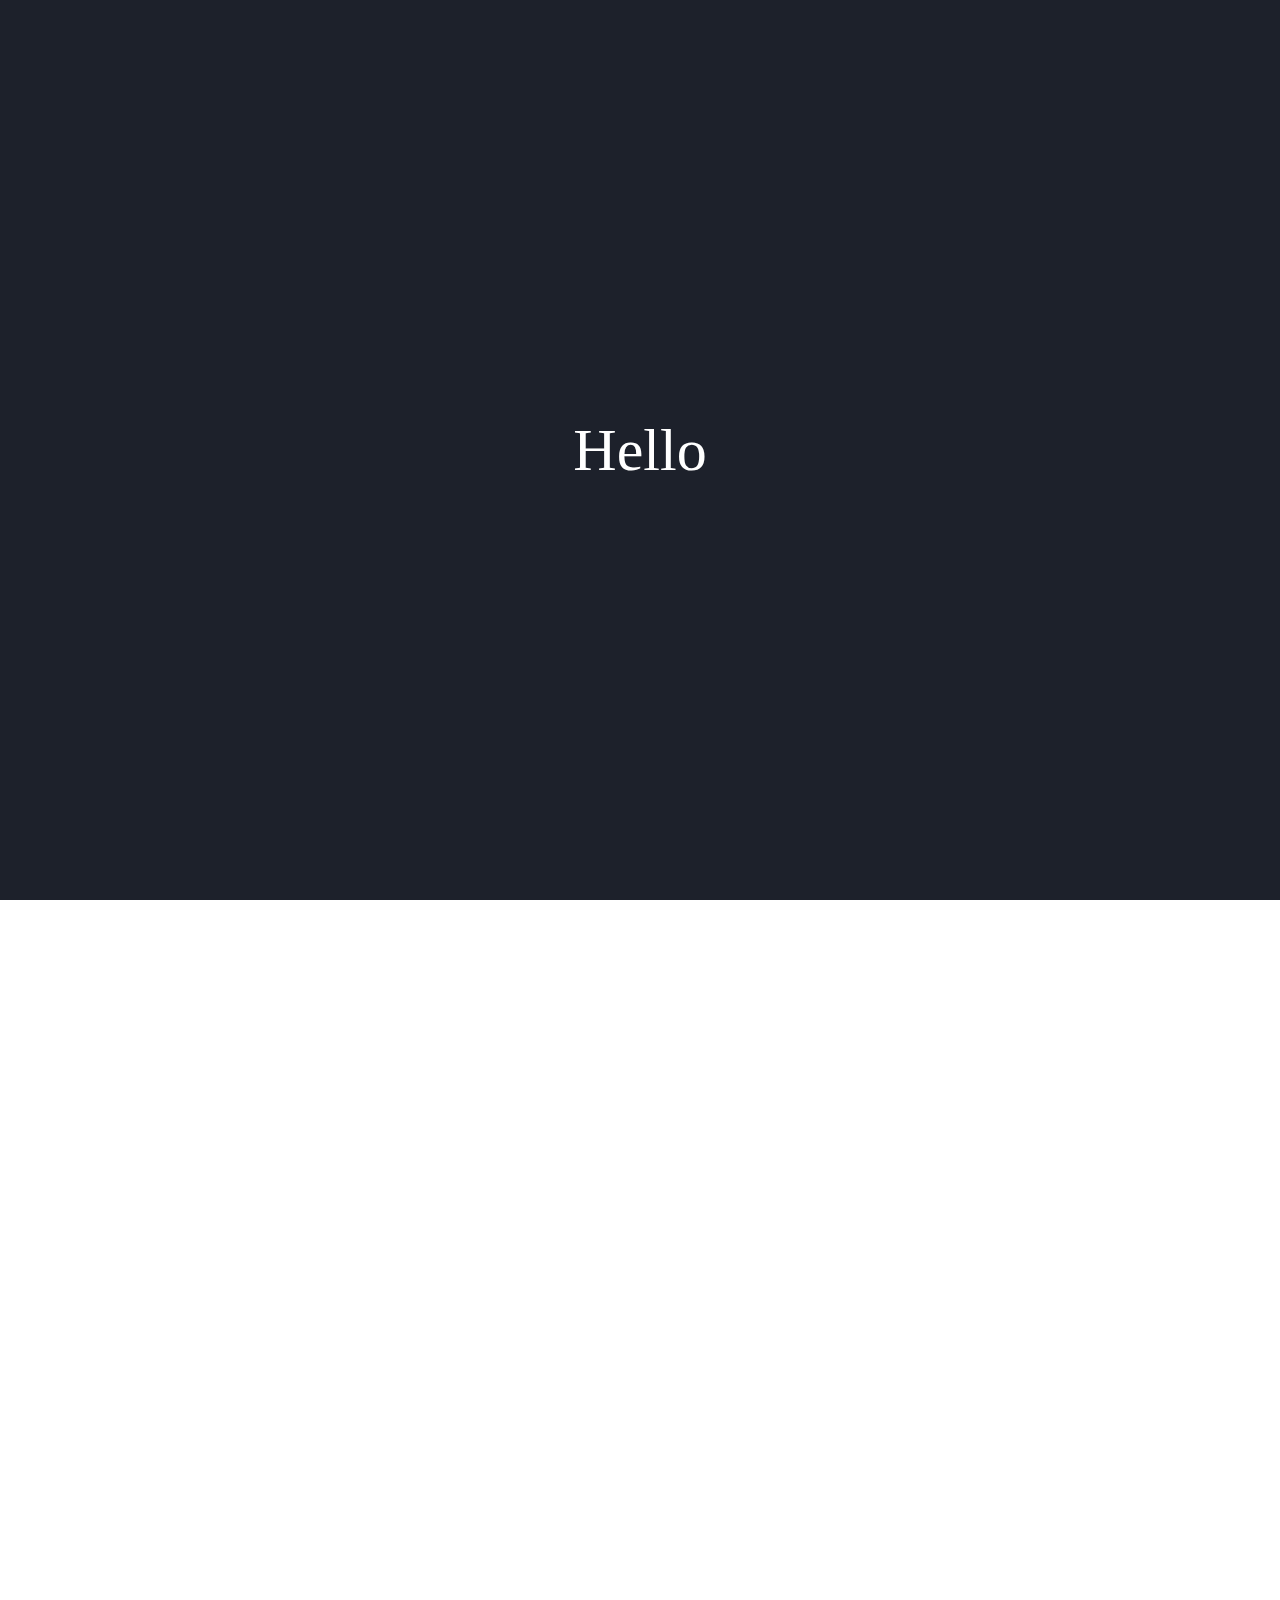
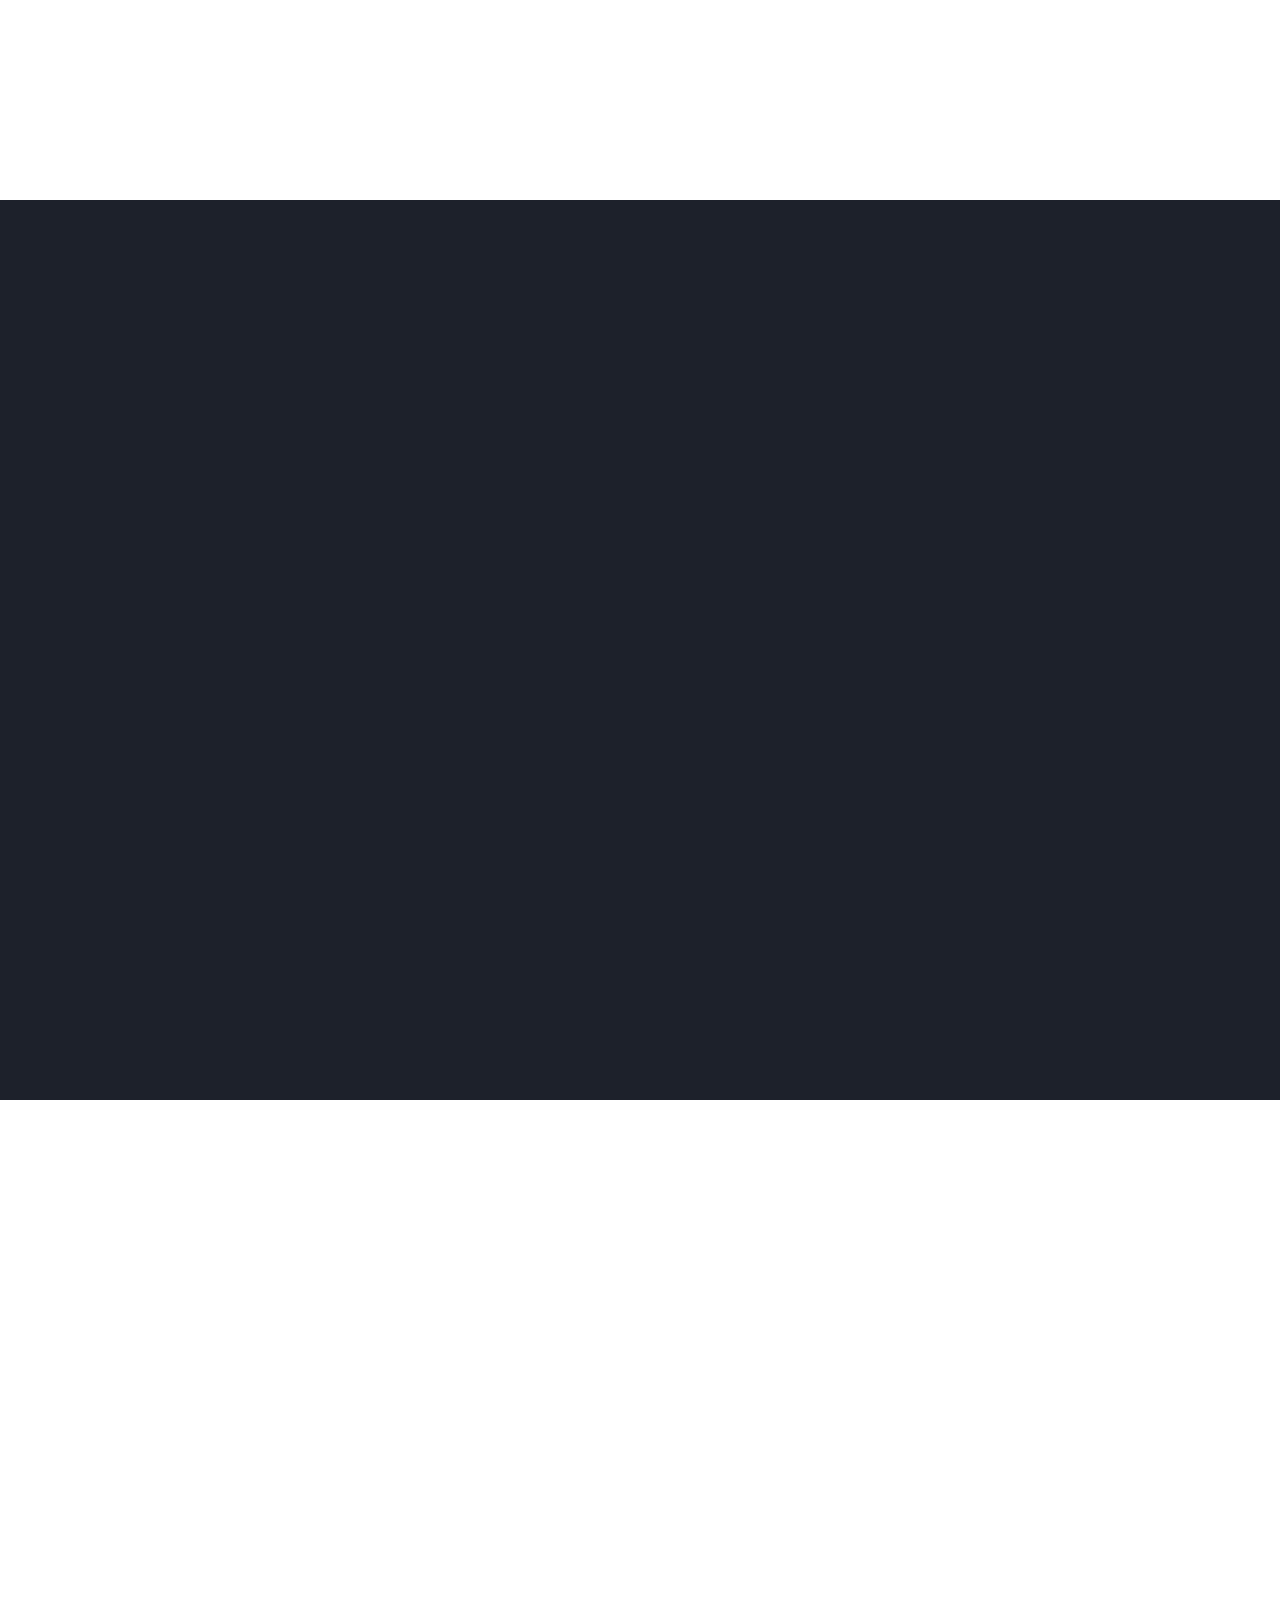
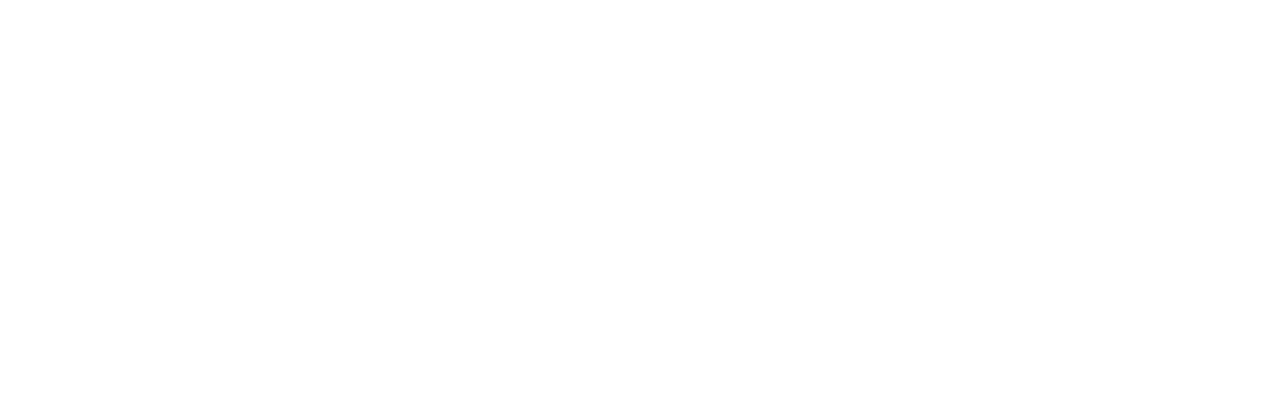
<file: JavaScript/JS를 활용한 UI/스크롤다운 화면효과/index.html>
<!DOCTYPE html>
<html lang="en">
  <head>
    <meta charset="UTF-8" />
    <meta http-equiv="X-UA-Compatible" content="IE=edge" />
    <meta name="viewport" content="width=device-width, initial-scale=1.0" />
    <link rel="stylesheet" href="style.css" />
    <title>Reveal Website Elements on Scroll</title>
  </head>
  <body>
    <section>
      <h1>Hello</h1>
    </section>
    <section>
      <div class="container reveal">
        <h2>Title</h2>
        <div class="cards">
          <div class="text-card">
            <h3>Title</h3>
            <p>
              Lorem, ipsum dolor sit amet consectetur adipisicing elit.
              Voluptates sint officiis at.
            </p>
          </div>
          <div class="text-card">
            <h3>Title</h3>
            <p>
              Lorem, ipsum dolor sit amet consectetur adipisicing elit.
              Voluptates sint officiis at.
            </p>
          </div>
          <div class="text-card">
            <h3>Title</h3>
            <p>
              Lorem, ipsum dolor sit amet consectetur adipisicing elit.
              Voluptates sint officiis at.
            </p>
          </div>
        </div>
      </div>
    </section>
    <section>
      <div class="container reveal">
        <h2>Title</h2>
        <div class="cards">
          <div class="text-card">
            <h3>Title</h3>
            <p>
              Lorem, ipsum dolor sit amet consectetur adipisicing elit.
              Voluptates sint officiis at.
            </p>
          </div>
          <div class="text-card">
            <h3>Title</h3>
            <p>
              Lorem, ipsum dolor sit amet consectetur adipisicing elit.
              Voluptates sint officiis at.
            </p>
          </div>
          <div class="text-card">
            <h3>Title</h3>
            <p>
              Lorem, ipsum dolor sit amet consectetur adipisicing elit.
              Voluptates sint officiis at.
            </p>
          </div>
        </div>
      </div>
    </section>
    <section>
      <div class="container reveal">
        <h2>Title</h2>
        <div class="cards">
          <div class="text-card">
            <h3>Title</h3>
            <p>
              Lorem, ipsum dolor sit amet consectetur adipisicing elit.
              Voluptates sint officiis at.
            </p>
          </div>
          <div class="text-card">
            <h3>Title</h3>
            <p>
              Lorem, ipsum dolor sit amet consectetur adipisicing elit.
              Voluptates sint officiis at.
            </p>
          </div>
          <div class="text-card">
            <h3>Title</h3>
            <p>
              Lorem, ipsum dolor sit amet consectetur adipisicing elit.
              Voluptates sint officiis at.
            </p>
          </div>
        </div>
      </div>
    </section>

    <script src="app.js"></script>
  </body>
</html>
</file>
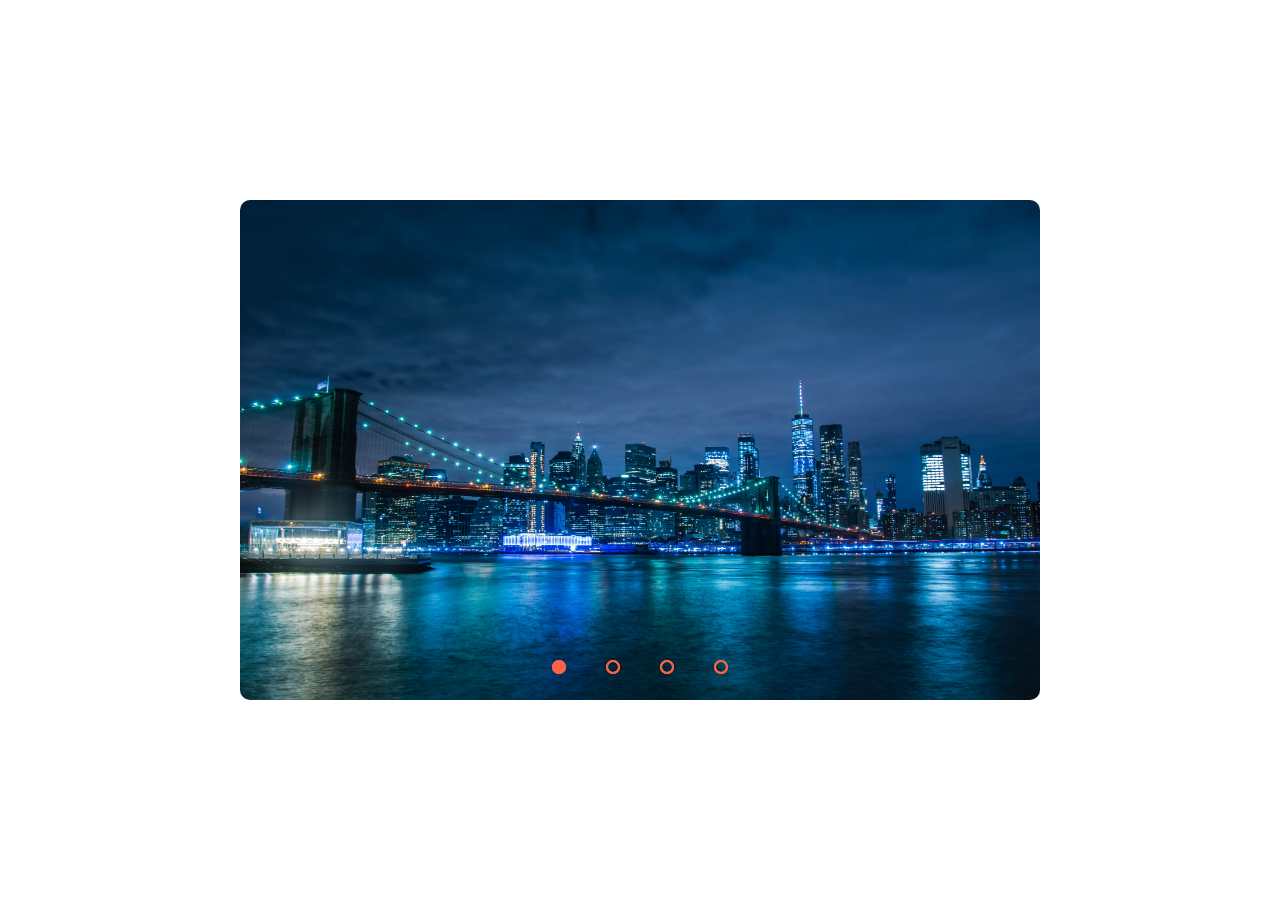
<file: JavaScript/JS를 활용한 UI/슬라이더/index.html>
<!DOCTYPE html>
<html lang="en">
  <head>
    <meta charset="UTF-8" />
    <meta http-equiv="X-UA-Compatible" content="IE=edge" />
    <meta name="viewport" content="width=device-width, initial-scale=1.0" />
    <link rel="stylesheet" href="style.css" />
    <title>Slider</title>
  </head>
  <body>
    <div class="carousel">
      <div class="items">
        <input type="radio" name="radio-btn" id="radio1" checked />
        <input type="radio" name="radio-btn" id="radio2" />
        <input type="radio" name="radio-btn" id="radio3" />
        <input type="radio" name="radio-btn" id="radio4" />

        <div class="item first">
          <img src="img/1.jpg" />
        </div>
        <div class="item">
          <img src="img/2.jpg" />
        </div>
        <div class="item">
          <img src="img/3.jpg" />
        </div>
        <div class="item">
          <img src="img/4.jpg" />
        </div>

        <div class="navigation-auto">
          <div class="auto-btn1"></div>
          <div class="auto-btn2"></div>
          <div class="auto-btn3"></div>
          <div class="auto-btn4"></div>
        </div>
      </div>

      <div class="navigation-manual">
        <label for="radio1" class="manual-btn"></label>
        <label for="radio2" class="manual-btn"></label>
        <label for="radio3" class="manual-btn"></label>
        <label for="radio4" class="manual-btn"></label>
      </div>
    </div>

    <script src="app.js"></script>
  </body>
</html>
</file>
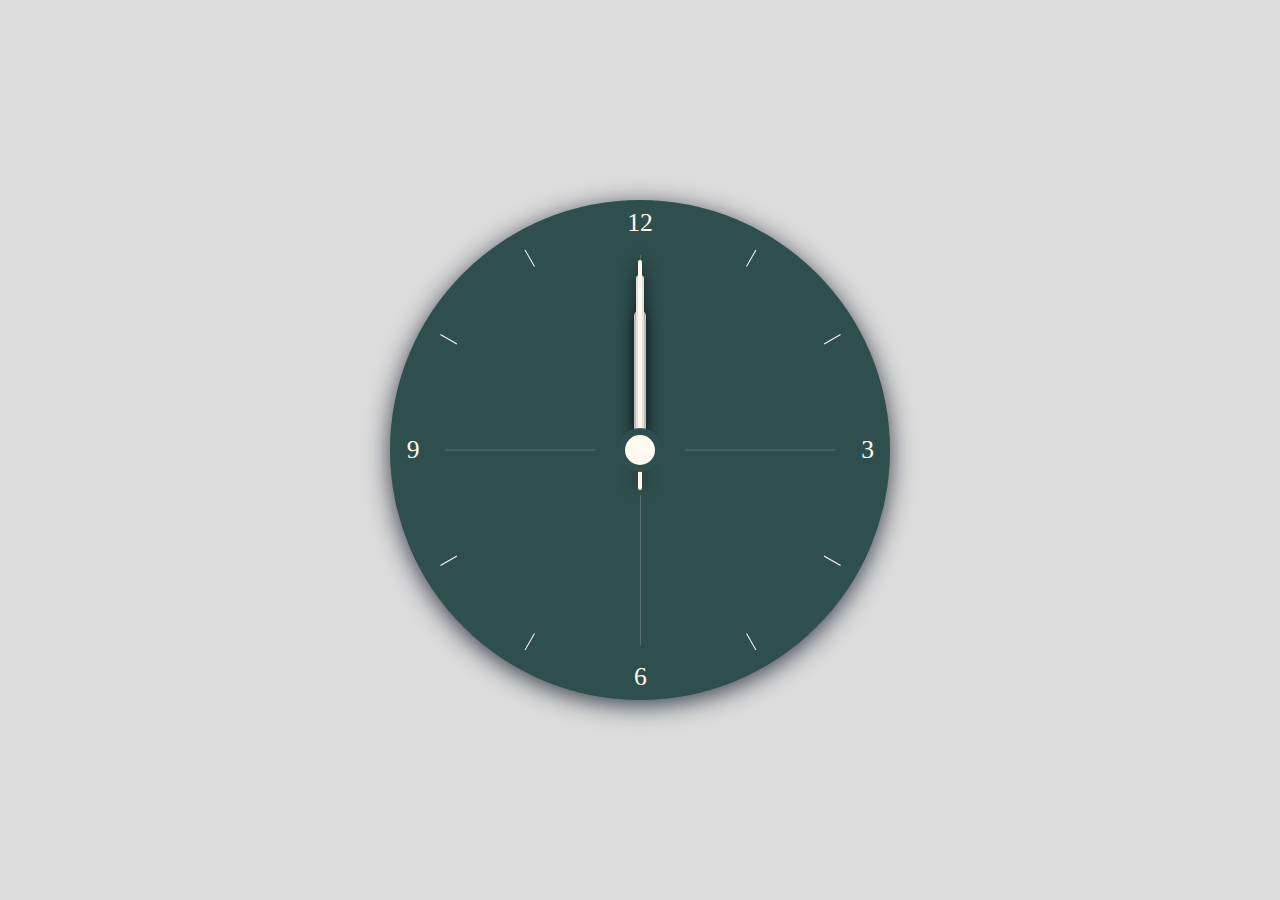
<file: JavaScript/JS를 활용한 UI/아날로그 시계/index.html>
<!DOCTYPE html>
<html lang="en">
  <head>
    <meta charset="UTF-8" />
    <meta http-equiv="X-UA-Compatible" content="IE=edge" />
    <meta name="viewport" content="width=device-width, initial-scale=1.0" />
    <title>Analog Clock</title>
    <link rel="stylesheet" href="style.css" />
  </head>
  <body>
    <div class="analog-clock">
      <div class="hour-container">
        <ul class="hour-numbers">
          <li><div class="num">3</div></li>
          <li><div class="num">6</div></li>
          <li><div class="num">9</div></li>
          <li><div class="num">12</div></li>
        </ul>
        <ul class="hour-marks">
          <li>
            <div class="mark"></div>
          </li>
          <li>
            <div class="mark"></div>
          </li>
          <li>
            <div class="mark"></div>
          </li>
          <li>
            <div class="mark"></div>
          </li>
          <li>
            <div class="mark"></div>
          </li>
          <li>
            <div class="mark"></div>
          </li>
          <li>
            <div class="mark"></div>
          </li>
          <li>
            <div class="mark"></div>
          </li>
        </ul>
        <ul class="middle-lines">
          <li>
            <div class="line"></div>
          </li>
          <li>
            <div class="line"></div>
          </li>
          <li>
            <div class="line"></div>
          </li>
          <li>
            <div class="line"></div>
          </li>
        </ul>
      </div>
      <div class="hands-container">
        <div class="hand hr-hand"></div>
        <div class="hand min-hand"></div>
        <div class="hand sec-hand"></div>
      </div>
      <div class="center-dot"></div>
    </div>

    <script src="app.js"></script>
  </body>
</html>
</file>
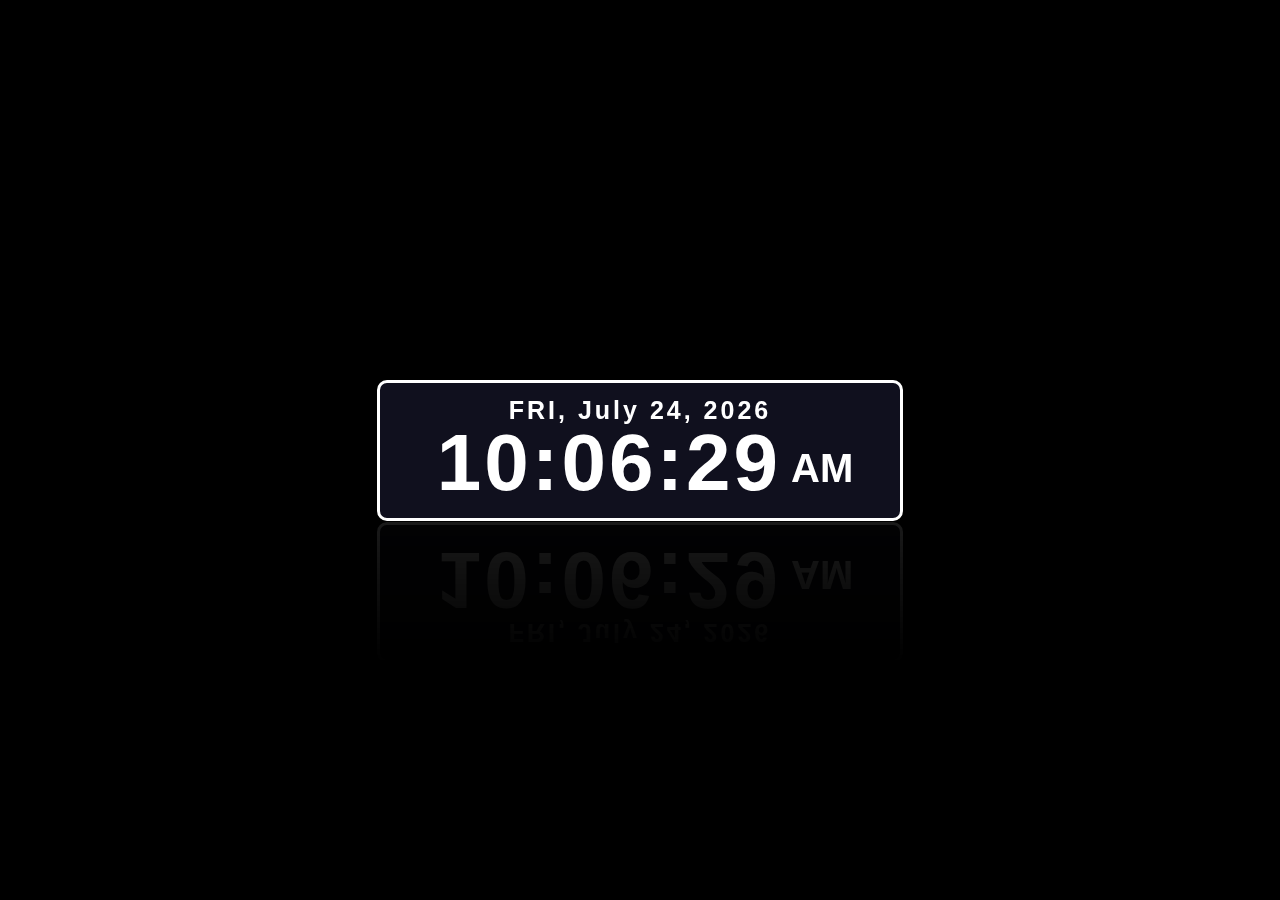
<file: JavaScript/JS를 활용한 UI/전자시계/index.html>
<!DOCTYPE html>
<html lang="en">
  <head>
    <meta charset="UTF-8" />
    <meta http-equiv="X-UA-Compatible" content="IE=edge" />
    <meta name="viewport" content="width=device-width, initial-scale=1.0" />
    <title>Digital Clock</title>
    <link rel="stylesheet" href="style.css" />
  </head>
  <body>
    <div class="datetime">
      <div class="date">
        <span></span>
      </div>
      <div class="time">
        <span>00:00:00</span>
        <span id="period">AM</span>
      </div>
    </div>

    <script src="app.js"></script>
  </body>
</html>
</file>
<file: JavaScript/JS를 활용한 UI/스크롤다운 화면효과/style.css>
@import "reset.css";

body {
  background-color: #1d212b;
}

section {
  min-height: 100vh;
  display: flex;
  justify-content: center;
  align-items: center;
}

section:nth-child(odd) {
  color: #fff;
}

section:nth-child(even) {
  color: #1d212b;
  background-color: #fff;
}

section .container {
  margin: 100px;
}

section h1 {
  font-size: 60px;
}

section h2 {
  font-size: 40px;
  text-align: center;
  text-transform: uppercase;
}

section .cards {
  display: flex;
}

section .cards .text-card {
  background-color: #2696e9;
  margin: 20px;
  padding: 20px;
}

section .cards .text-card h3 {
  font-size: 30px;
  text-align: center;
  text-transform: uppercase;
  margin-bottom: 10px;
}

@media (max-width: 900px) {
  section h1 {
    font-size: 40px;
  }

  section .cards {
    flex-direction: column;
  }
}

.reveal {
  position: relative;
  transform: translateY(150px);
  opacity: 0;
  transition: all 1.5s ease;
}

.reveal.active {
  transform: translateY(0px);
  opacity: 1;
}
</file>
<file: JavaScript/JS를 활용한 UI/슬라이더/style.css>
@import "reset.css";

body {
  height: 100vh;
  display: flex;
  justify-content: center;
  align-items: center;
}

.carousel {
  width: 800px;
  height: 500px;
  overflow: hidden;
  border-radius: 10px;
}

.items {
  width: 500%;
  height: 500px;
  display: flex;
}

.items input {
  display: none;
}

.item {
  width: 20%;
  transition: 2s;
}

.item img {
  width: 800px;
  height: 500px;
}

.navigation-manual {
  position: absolute;
  width: 800px;
  margin-top: -40px;
  display: flex;
  justify-content: center;
}

.manual-btn {
  border: 2px solid tomato;
  padding: 5px;
  border-radius: 10px;
  cursor: pointer;
  transition: 1s;
}

.manual-btn:not(:last-child) {
  margin-right: 40px;
}

.manual-btn:hover {
  background: tomato;
}

#radio1:checked ~ .first {
  margin-left: 0;
}

#radio2:checked ~ .first {
  margin-left: -20%;
}

#radio3:checked ~ .first {
  margin-left: -40%;
}

#radio4:checked ~ .first {
  margin-left: -60%;
}

.navigation-auto {
  position: absolute;
  display: flex;
  width: 800px;
  justify-content: center;
  margin-top: 460px;
}

.navigation-auto div {
  border: 2px solid tomato;
  padding: 5px;
  border-radius: 10px;
  transition: 1s;
}

.navigation-auto div:not(:last-child) {
  margin-right: 40px;
}

#radio1:checked ~ .navigation-auto .auto-btn1 {
  background: tomato;
}

#radio2:checked ~ .navigation-auto .auto-btn2 {
  background: tomato;
}

#radio3:checked ~ .navigation-auto .auto-btn3 {
  background: tomato;
}

#radio4:checked ~ .navigation-auto .auto-btn4 {
  background: tomato;
}
</file>
<file: JavaScript/JS를 활용한 UI/아날로그 시계/style.css>
@import "reset.css";

body {
  background-color: gainsboro;
  min-height: 100vh;
  display: flex;
  justify-content: center;
  align-items: center;
}

.analog-clock {
  background-color: darkslategray;
  position: relative;
  width: 500px;
  height: 500px;
  display: flex;
  justify-content: center;
  align-items: center;
  border-radius: 50%;
  box-shadow: 0 5px 25px rgba(14, 21, 37, 0.8);
}

.analog-clock ul {
  list-style: none;
}

.hour-container {
  width: 500px;
}

.hour-numbers {
  display: flex;
  justify-content: center;
  align-items: center;
}

.hour-numbers li {
  position: absolute;
  height: 100%;
  top: 0;
}

.hour-numbers .num {
  color: floralwhite;
  font-size: 1.6em;
  font-weight: 400;
  margin: 10px;
}

.hour-numbers li:nth-child(1) {
  transform: rotate(90deg);
}

.hour-numbers li:nth-child(2) {
  transform: rotate(180deg);
}

.hour-numbers li:nth-child(3) {
  transform: rotate(270deg);
}

.hour-numbers li:nth-child(1) .num {
  transform: rotate(-90deg);
}

.hour-numbers li:nth-child(2) .num {
  transform: rotate(-180deg);
}

.hour-numbers li:nth-child(3) .num {
  transform: rotate(-270deg);
}

.hour-marks {
  display: flex;
  justify-content: center;
  align-items: center;
}

.hour-marks .mark {
  background-color: floralwhite;
  width: 1px;
  height: 19px;
  margin-top: 19px;
}

.hour-marks li {
  position: absolute;
  height: 100%;
  top: 0;
}

.hour-marks li:nth-child(1) {
  transform: rotate(30deg);
}

.hour-marks li:nth-child(2) {
  transform: rotate(60deg);
}

.hour-marks li:nth-child(3) {
  transform: rotate(120deg);
}

.hour-marks li:nth-child(4) {
  transform: rotate(150deg);
}

.hour-marks li:nth-child(5) {
  transform: rotate(210deg);
}

.hour-marks li:nth-child(6) {
  transform: rotate(240deg);
}

.hour-marks li:nth-child(7) {
  transform: rotate(300deg);
}

.hour-marks li:nth-child(8) {
  transform: rotate(330deg);
}

.middle-lines {
  display: flex;
  justify-content: center;
  align-items: center;
}

.middle-lines .line {
  background-color: floralwhite;
  width: 1px;
  height: 150px;
  opacity: 0.2;
  margin-top: 55px;
}

.middle-lines li {
  position: absolute;
  height: 100%;
  top: 0;
}

.middle-lines li:nth-child(1) {
  transform: rotate(90deg);
}

.middle-lines li:nth-child(2) {
  transform: rotate(180deg);
}

.middle-lines li:nth-child(3) {
  transform: rotate(270deg);
}

.hands-container {
  position: absolute;
  display: flex;
  justify-content: center;
  align-items: center;
}

.hand {
  z-index: 888;
  position: absolute;
}

.hr-hand {
  width: 12px;
  height: 280px;
}

.hr-hand:before {
  content: "";
  position: absolute;
  width: 100%;
  height: 140px;
  background-color: floralwhite;
  border-radius: 20px;
  box-shadow: 0 0 15px rgba(2, 2, 2, 0.5);
}

.min-hand {
  width: 8px;
  height: 350px;
}

.min-hand:before {
  content: "";
  position: absolute;
  width: 100%;
  height: 180px;
  background-color: floralwhite;
  border-radius: 20px;
  box-shadow: 0 0 15px rgba(2, 2, 2, 0.5);
}

.sec-hand {
  width: 4px;
  height: 380px;
}

.sec-hand:before {
  content: "";
  position: absolute;
  width: 100%;
  height: 230px;
  background-color: floralwhite;
  border-radius: 20px;
  box-shadow: 0 0 15px rgba(2, 2, 2, 0.5);
}

.center-dot {
  z-index: 999;
  position: absolute;
  background-color: floralwhite;
  width: 30px;
  height: 30px;
  border-radius: 50%;
  border: 7px solid darkslategray;
}
</file>
<file: JavaScript/JS를 활용한 UI/전자시계/style.css>
@import "reset.css";

body {
  height: 100vh;
  display: flex;
  justify-content: center;
  align-items: center;
  font-family: sans-serif;
  background-color: black;
}

.datetime {
  color: #fff;
  background-color: #10101e;
  width: 500px;
  padding: 15px 10px;
  border: 3px solid #fff;
  border-radius: 10px;
  -webkit-box-reflect: below 1px
    linear-gradient(transparent, rgba(255, 255, 255, 0.1));
  transition: 0.5s;
  transition-property: background-color, box-shadow;
}

.datetime:hover {
  background-color: #206ada;
  box-shadow: 0 0 30px #206ada;
}

.date {
  font-size: 25px;
  font-weight: 600;
  text-align: center;
  letter-spacing: 3px;
}

.time {
  font-size: 80px;
  display: flex;
  justify-content: center;
  align-items: center;
}

.time span:first-child {
  position: relative;
  margin: 0 10px;
  font-weight: 600;
  text-align: center;
  letter-spacing: 3px;
}

.time span:last-child {
  font-size: 40px;
  font-weight: 600;
  text-transform: uppercase;
  margin-top: 10px;
}
</file>
